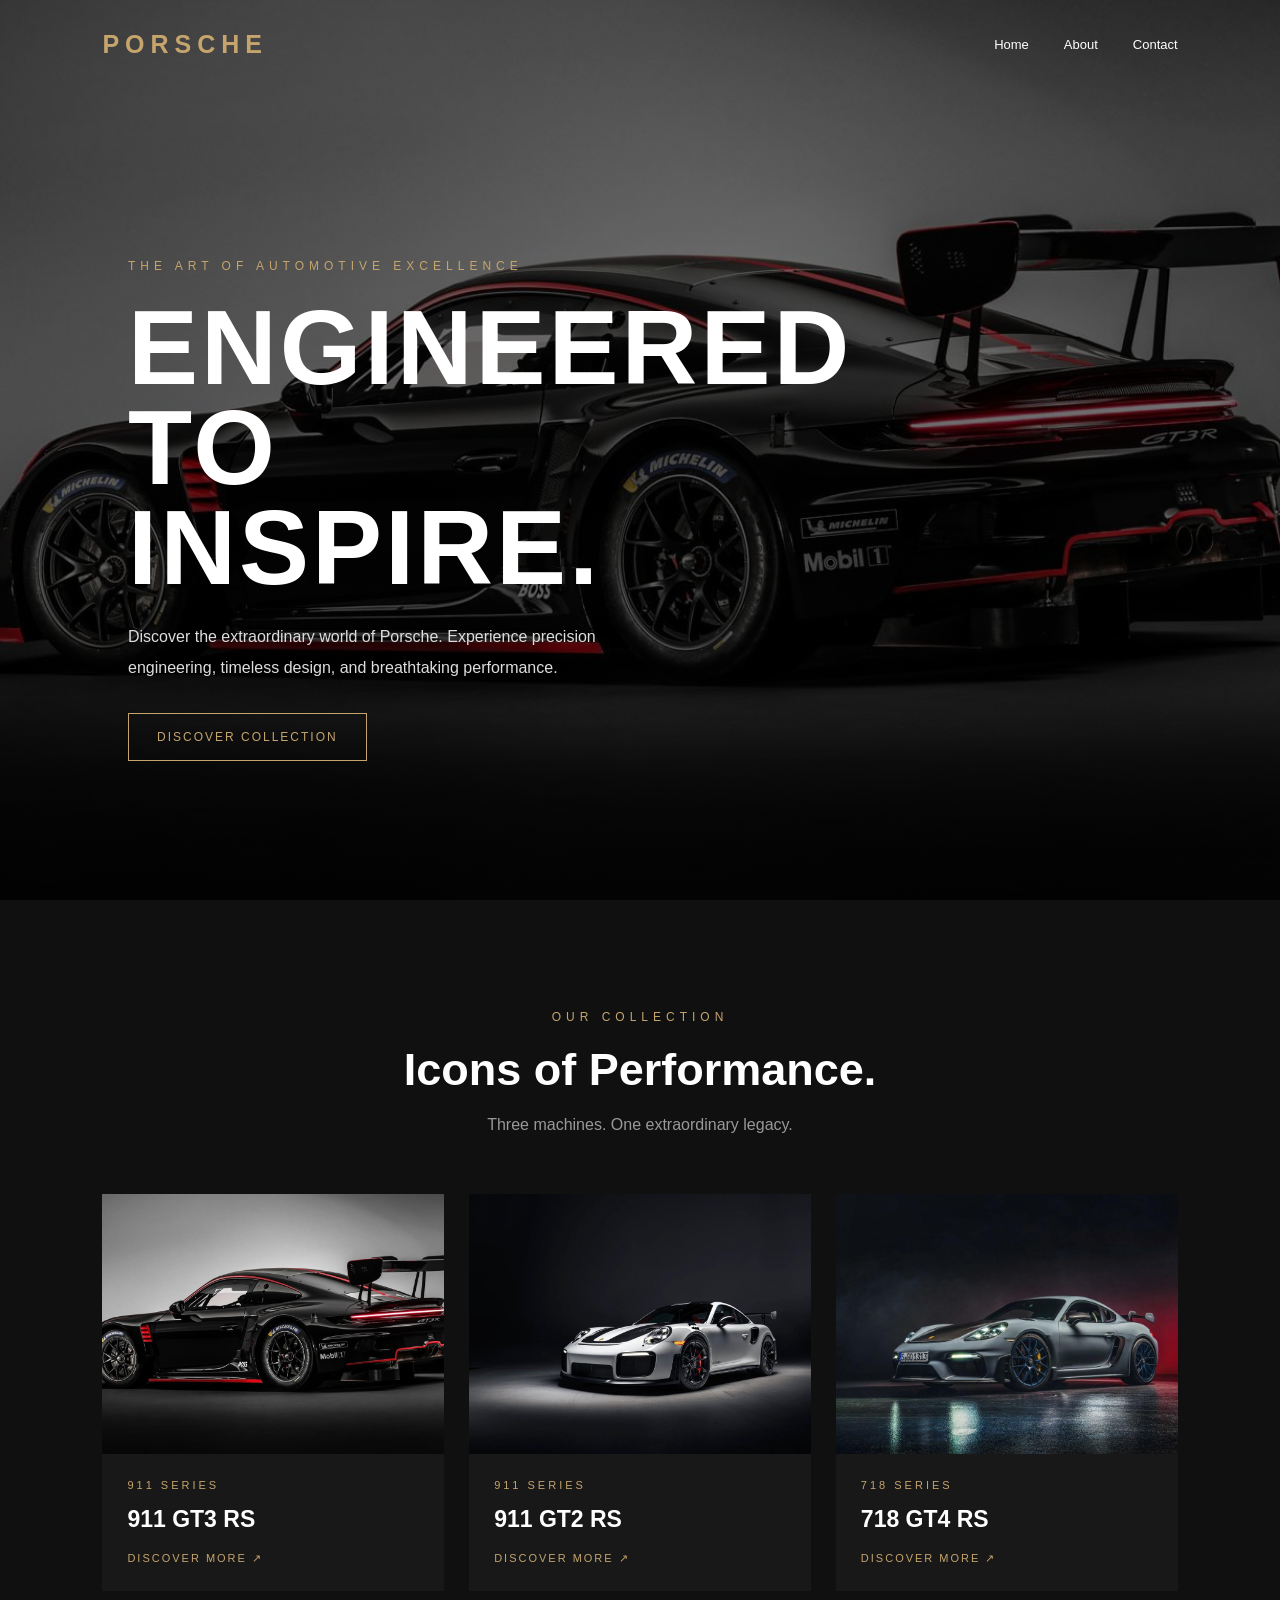
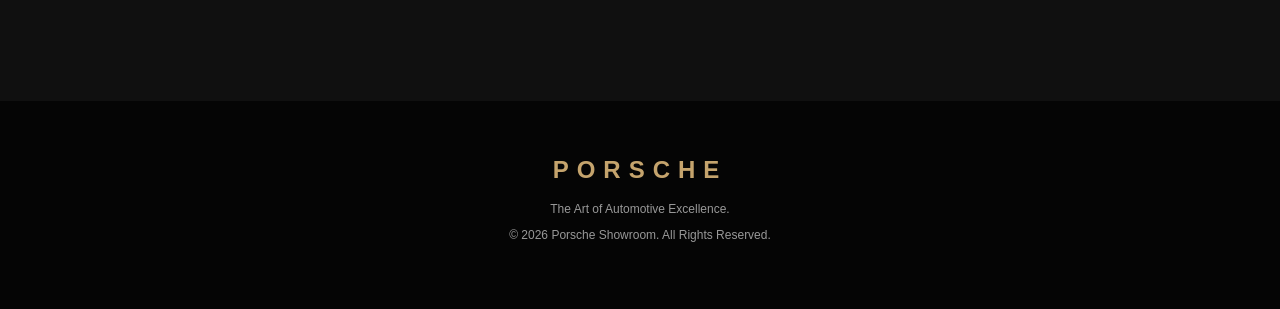
<file: index.html>
<!DOCTYPE html>
<html lang="en">
<head>
    <meta charset="UTF-8">
    <meta name="viewport" content="width=device-width, initial-scale=1.0">
    <title>Porsche | The Art of Automotive Excellence</title>
    <link rel="stylesheet" href="style.css">
</head>
<body>

<header class="home-hero">
    <nav class="navbar">
        <a href="index.html" class="logo">PORSCHE</a>
        <div class="nav-links">
            <a href="index.html">Home</a>
            <a href="about.html">About</a>
            <a href="contact.html">Contact</a>
        </div>
    </nav>

    <div class="hero-content">
        <p class="eyebrow">THE ART OF AUTOMOTIVE EXCELLENCE</p>
        <h1>ENGINEERED<br>TO INSPIRE.</h1>
        <p>
            Discover the extraordinary world of Porsche.
            Experience precision engineering, timeless design,
            and breathtaking performance.
        </p>
        <a href="#collection" class="gold-button">DISCOVER COLLECTION</a>
    </div>
</header>

<section class="collection" id="collection">
    <div class="section-heading">
        <p class="eyebrow">OUR COLLECTION</p>
        <h2>Icons of Performance.</h2>
        <p>Three machines. One extraordinary legacy.</p>
    </div>

    <div class="car-grid">
        <article class="car-card">
            <img src="images/porsche-hero.jpg" alt="Porsche 911 GT3 RS">
            <div class="car-info">
                <p>911 SERIES</p>
                <h3>911 GT3 RS</h3>
                <a href="about.html">DISCOVER MORE ↗</a>
            </div>
        </article>

        <article class="car-card">
            <img src="images/porsche-gt2rs.jpg" alt="Porsche 911 GT2 RS">
            <div class="car-info">
                <p>911 SERIES</p>
                <h3>911 GT2 RS</h3>
                <a href="about.html">DISCOVER MORE ↗</a>
            </div>
        </article>

        <article class="car-card">
            <img src="images/porsche-gt4rs.jpg" alt="Porsche 718 Cayman GT4 RS">
            <div class="car-info">
                <p>718 SERIES</p>
                <h3>718 GT4 RS</h3>
                <a href="about.html">DISCOVER MORE ↗</a>
            </div>
        </article>
    </div>
</section>

<footer class="footer">
    <h2>PORSCHE</h2>
    <p>The Art of Automotive Excellence.</p>
    <p>© 2026 Porsche Showroom. All Rights Reserved.</p>
</footer>

</body>
</html>
</file>
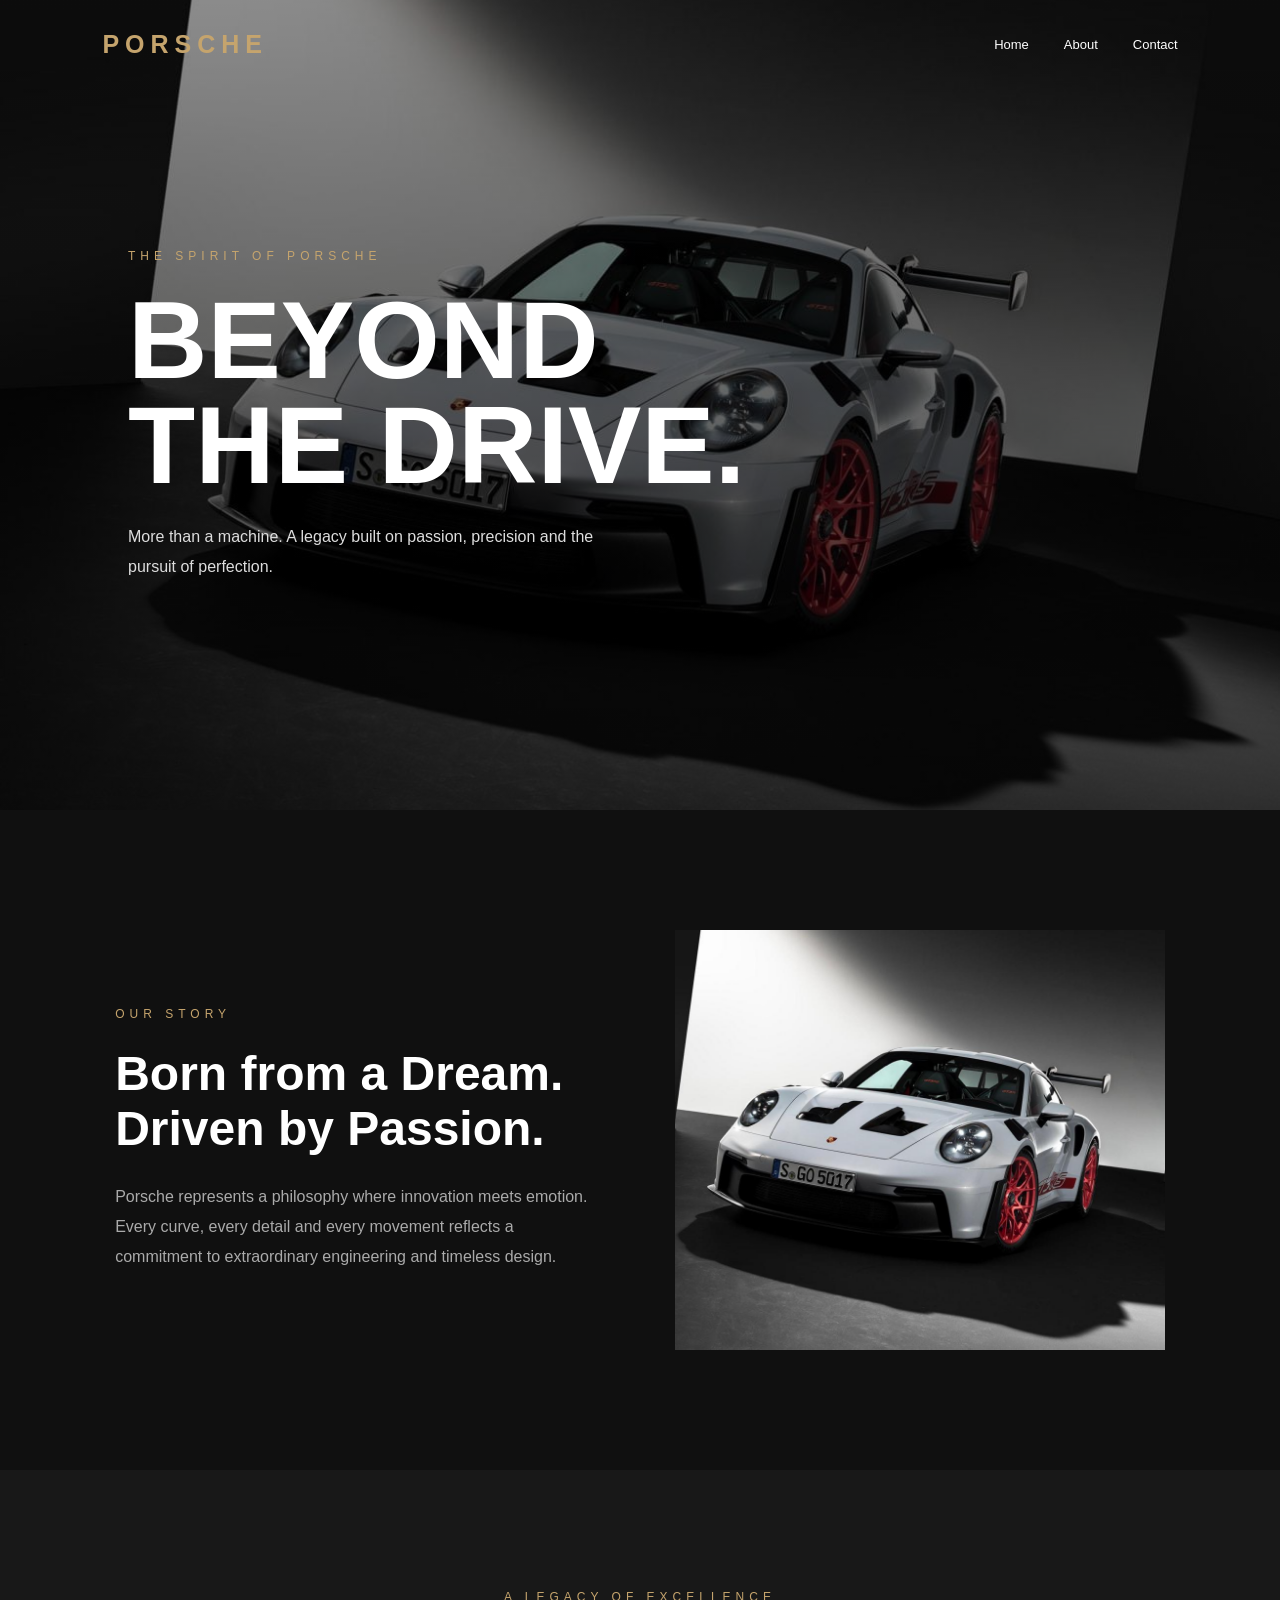
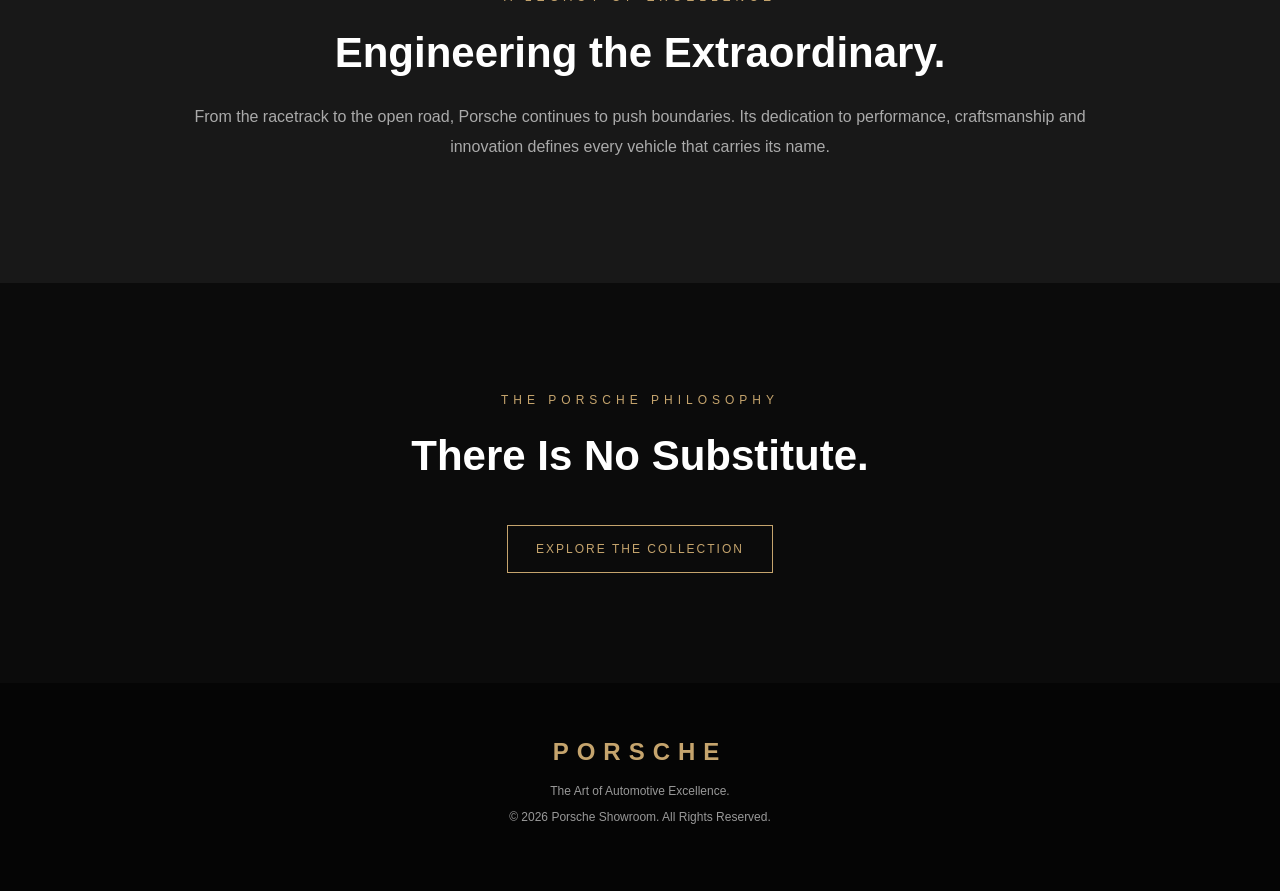
<file: about.html>
<!DOCTYPE html>
<html lang="en">
<head>
    <meta charset="UTF-8">
    <meta name="viewport" content="width=device-width, initial-scale=1.0">
    <title>About Porsche | Our Legacy</title>
    <link rel="stylesheet" href="style.css">
</head>
<body>

<header class="about-hero">
    <nav class="navbar">
        <a href="index.html" class="logo">PORSCHE</a>
        <div class="nav-links">
            <a href="index.html">Home</a>
            <a href="about.html">About</a>
            <a href="contact.html">Contact</a>
        </div>
    </nav>

    <div class="about-hero-content">
        <p class="eyebrow">THE SPIRIT OF PORSCHE</p>
        <h1>BEYOND<br>THE DRIVE.</h1>
        <p>
            More than a machine. A legacy built on passion,
            precision and the pursuit of perfection.
        </p>
    </div>
</header>

<section class="about-intro">
    <div class="about-intro-text">
        <p class="eyebrow">OUR STORY</p>
        <h2>Born from a Dream.<br>Driven by Passion.</h2>
        <p>
            Porsche represents a philosophy where innovation
            meets emotion. Every curve, every detail and every
            movement reflects a commitment to extraordinary
            engineering and timeless design.
        </p>
    </div>

    <div class="about-intro-image">
        <img src="images/imagesabout-porsche.jpg" alt="Porsche automotive photography">
    </div>
</section>

<section class="about-legacy">
    <p class="eyebrow">A LEGACY OF EXCELLENCE</p>
    <h2>Engineering the Extraordinary.</h2>
    <p>
        From the racetrack to the open road, Porsche continues
        to push boundaries. Its dedication to performance,
        craftsmanship and innovation defines every vehicle
        that carries its name.
    </p>
</section>

<section class="about-closing">
    <p class="eyebrow">THE PORSCHE PHILOSOPHY</p>
    <h2>There Is No Substitute.</h2>
    <a href="index.html#collection" class="gold-button">
        EXPLORE THE COLLECTION
    </a>
</section>

<footer class="footer">
    <h2>PORSCHE</h2>
    <p>The Art of Automotive Excellence.</p>
    <p>© 2026 Porsche Showroom. All Rights Reserved.</p>
</footer>

</body>
</html>
</file>
<file: style.css>
* {
    margin: 0;
    padding: 0;
    box-sizing: border-box;
}

html {
    scroll-behavior: smooth;
}

body {
    background: #0b0b0b;
    color: #fff;
    font-family: Arial, sans-serif;
}

/* NAVIGATION */

.navbar {
    display: flex;
    justify-content: space-between;
    align-items: center;
    padding: 30px 8%;
}

.logo {
    color: #c5a46d;
    font-size: 25px;
    font-weight: bold;
    letter-spacing: 6px;
    text-decoration: none;
}

.nav-links {
    display: flex;
    gap: 35px;
}

.nav-links a {
    color: white;
    text-decoration: none;
    font-size: 13px;
    transition: 0.3s;
}

.nav-links a:hover {
    color: #c5a46d;
}

/* COMMON ELEMENTS */

.eyebrow {
    color: #c5a46d;
    font-size: 12px;
    letter-spacing: 5px;
}

.gold-button {
    display: inline-block;
    padding: 16px 28px;
    border: 1px solid #c5a46d;
    color: #c5a46d;
    text-decoration: none;
    font-size: 12px;
    letter-spacing: 2px;
    transition: 0.3s;
}

.gold-button:hover {
    background: #c5a46d;
    color: #080808;
}

/* HOMEPAGE HERO */

.home-hero {
    min-height: 100vh;
    background:
        linear-gradient(rgba(0,0,0,.45), rgba(0,0,0,.7)),
        url("images/porsche-hero.jpg") center/cover no-repeat;
}

.hero-content {
    padding: 170px 10% 120px;
    max-width: 900px;
}

.hero-content h1 {
    font-size: clamp(55px, 9vw, 105px);
    line-height: .95;
    margin: 25px 0;
    letter-spacing: 3px;
}

.hero-content > p:not(.eyebrow) {
    color: #ddd;
    line-height: 1.9;
    max-width: 550px;
    margin-bottom: 30px;
}

/* COLLECTION */

.collection {
    padding: 110px 8%;
    background: #101010;
}

.section-heading {
    text-align: center;
    margin-bottom: 60px;
}

.section-heading h2 {
    font-size: 45px;
    margin: 20px 0;
}

.section-heading > p:last-child {
    color: #999;
}

.car-grid {
    display: grid;
    grid-template-columns: repeat(3, 1fr);
    gap: 25px;
}

.car-card {
    background: #181818;
    overflow: hidden;
    transition: .4s;
}

.car-card:hover {
    transform: translateY(-8px);
}

.car-card img {
    width: 100%;
    height: 260px;
    object-fit: cover;
    display: block;
    transition: .5s;
}

.car-card:hover img {
    transform: scale(1.04);
}

.car-info {
    padding: 25px;
}

.car-info p {
    color: #c5a46d;
    font-size: 11px;
    letter-spacing: 3px;
}

.car-info h3 {
    font-size: 23px;
    margin: 15px 0;
}

.car-info a {
    color: #c5a46d;
    font-size: 11px;
    letter-spacing: 2px;
    text-decoration: none;
}

/* ABOUT HERO */

.about-hero {
    min-height: 90vh;
    background:
        linear-gradient(rgba(0,0,0,.45), rgba(0,0,0,.75)),
        url("images/imagesabout-porsche.jpg") center/cover no-repeat;
}

.about-hero-content {
    padding: 160px 10% 100px;
    max-width: 900px;
}

.about-hero-content h1 {
    font-size: clamp(55px, 9vw, 110px);
    line-height: .95;
    margin: 25px 0;
}

.about-hero-content > p:last-child {
    color: #ddd;
    max-width: 500px;
    line-height: 1.9;
}

/* ABOUT INTRO */

.about-intro {
    display: flex;
    align-items: center;
    gap: 70px;
    padding: 120px 9%;
    background: #101010;
}

.about-intro-text,
.about-intro-image {
    flex: 1;
}

.about-intro-text h2 {
    font-size: 48px;
    line-height: 1.15;
    margin: 25px 0;
}

.about-intro-text > p:last-child {
    color: #aaa;
    line-height: 1.9;
}

.about-intro-image img {
    display: block;
    width: 100%;
    height: 420px;
    object-fit: cover;
}

/* ABOUT LEGACY */

.about-legacy {
    text-align: center;
    padding: 120px 15%;
    background: #181818;
}

.about-legacy h2,
.about-closing h2 {
    font-size: 42px;
    margin: 25px 0;
}

.about-legacy > p:last-child {
    color: #aaa;
    line-height: 1.9;
}

/* ABOUT CLOSING */

.about-closing {
    text-align: center;
    padding: 110px 20px;
    background: #0b0b0b;
}

.about-closing .gold-button {
    margin-top: 20px;
}

/* FOOTER */

.footer {
    text-align: center;
    padding: 55px 20px;
    background: #050505;
}

.footer h2 {
    color: #c5a46d;
    letter-spacing: 8px;
    margin-bottom: 18px;
}

.footer p {
    color: #999;
    font-size: 12px;
    margin: 12px 0;
}

/* RESPONSIVE DESIGN */

@media (max-width: 768px) {
    .navbar {
        padding: 25px 6%;
    }

    .nav-links {
        gap: 14px;
    }

    .nav-links a {
        font-size: 11px;
    }

    .hero-content {
        padding: 150px 7% 100px;
    }

    .car-grid {
        grid-template-columns: 1fr;
    }

    .about-intro {
        flex-direction: column;
        padding: 75px 7%;
    }

    .about-intro-text h2 {
        font-size: 38px;
    }

    .about-intro-image img {
        height: 300px;
    }

    .about-legacy {
        padding: 80px 8%;
    }

    .about-legacy h2,
    .about-closing h2 {
        font-size: 32px;
    }

    .about-hero-content {
        padding: 140px 7% 80px;
    }
}
/* CONTACT PAGE */

.contact-hero {
    min-height: 75vh;
    background:
        linear-gradient(rgba(0,0,0,.55), rgba(0,0,0,.8)),
        url("images/about-porsche.jpg") center/cover no-repeat;
}

.contact-heading {
    padding: 130px 10% 100px;
    max-width: 850px;
}

.contact-heading h1 {
    font-size: clamp(60px, 9vw, 105px);
    line-height: .95;
    margin: 25px 0;
}

.contact-heading > p:last-child {
    color: #ddd;
    line-height: 1.8;
}

.contact-section {
    display: grid;
    grid-template-columns: 1fr 1fr;
    gap: 90px;
    padding: 110px 10%;
    background: #101010;
}

.contact-info h2,
.contact-form-container h2 {
    font-size: 45px;
    margin: 25px 0;
}

.contact-info > p:not(.eyebrow) {
    color: #aaa;
    line-height: 1.9;
    margin-bottom: 35px;
}

.contact-detail {
    margin-top: 30px;
}

.contact-detail h3 {
    color: #c5a46d;
    font-size: 12px;
    letter-spacing: 3px;
    margin-bottom: 10px;
}

.contact-detail p {
    color: #ccc;
}

.contact-form {
    display: flex;
    flex-direction: column;
    gap: 15px;
}

.contact-form label {
    color: #c5a46d;
    font-size: 11px;
    letter-spacing: 2px;
    margin-top: 12px;
}

.contact-form input,
.contact-form textarea {
    width: 100%;
    padding: 16px;
    background: #181818;
    border: 1px solid #333;
    color: white;
    font-family: Arial, sans-serif;
    outline: none;
}

.contact-form input:focus,
.contact-form textarea:focus {
    border-color: #c5a46d;
}

.contact-form textarea {
    resize: vertical;
}

.contact-form button {
    background: transparent;
    cursor: pointer;
    margin-top: 15px;
    align-self: flex-start;
}

.contact-quote {
    text-align: center;
    padding: 100px 20px;
    background: #181818;
}

.contact-quote h2 {
    font-size: 42px;
    margin: 25px 0;
}

@media (max-width: 768px) {
    .contact-section {
        grid-template-columns: 1fr;
        gap: 60px;
        padding: 75px 7%;
    }

    .contact-heading {
        padding: 120px 7% 80px;
    }

    .contact-info h2,
    .contact-form-container h2 {
        font-size: 36px;
    }

    .contact-quote h2 {
        font-size: 30px;
    }
}
</file>
